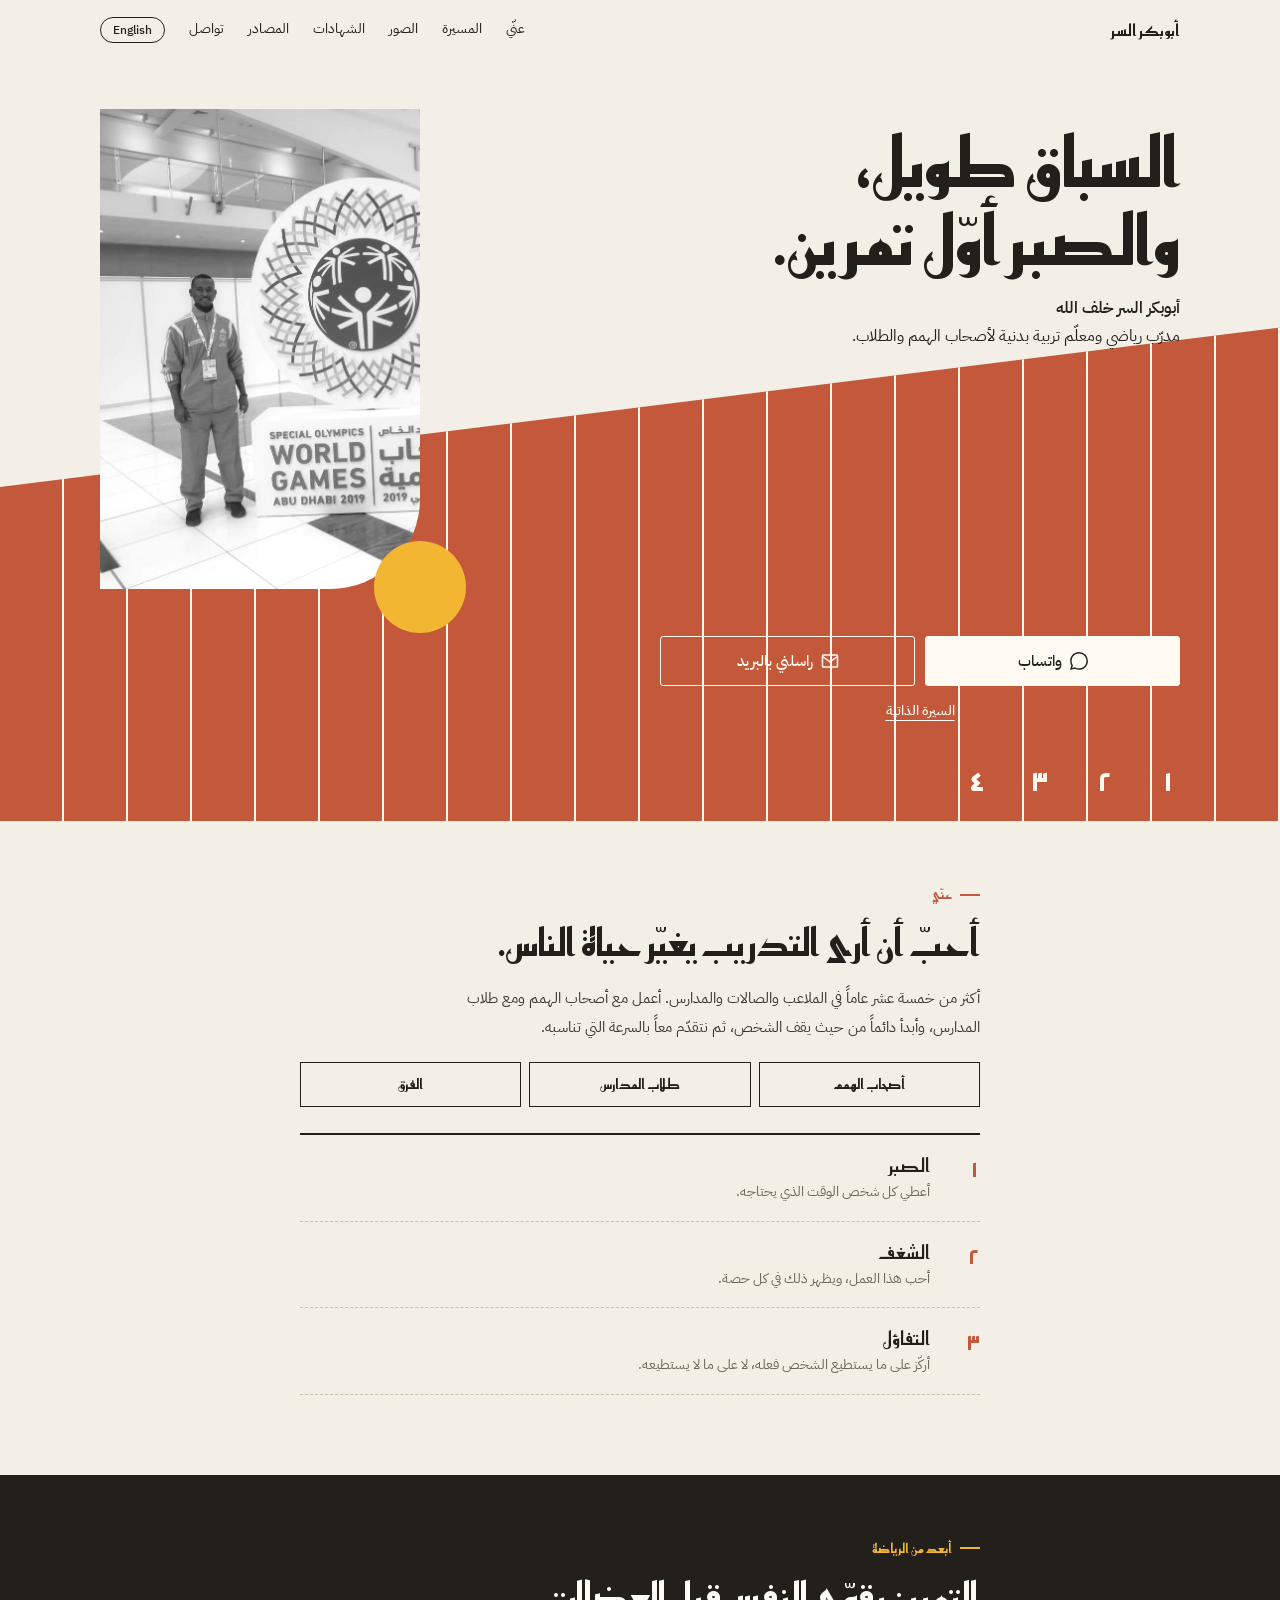
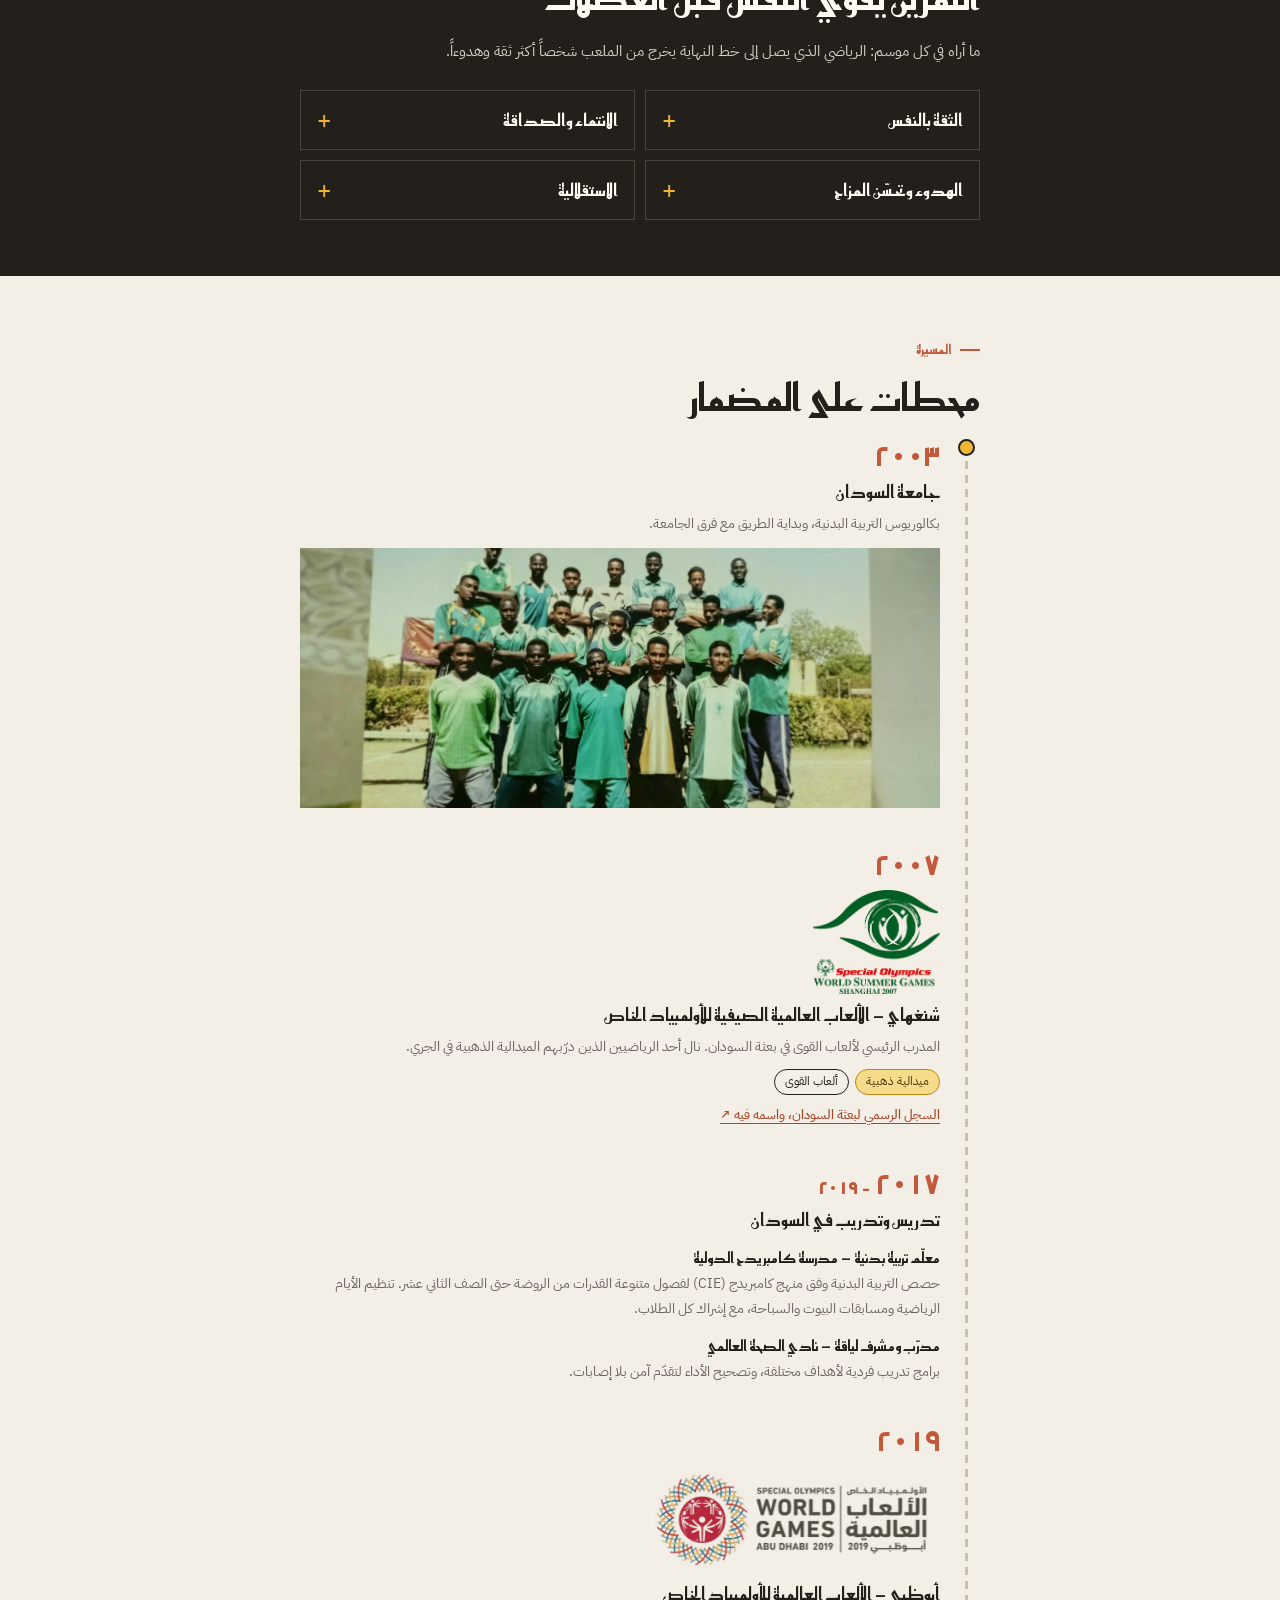
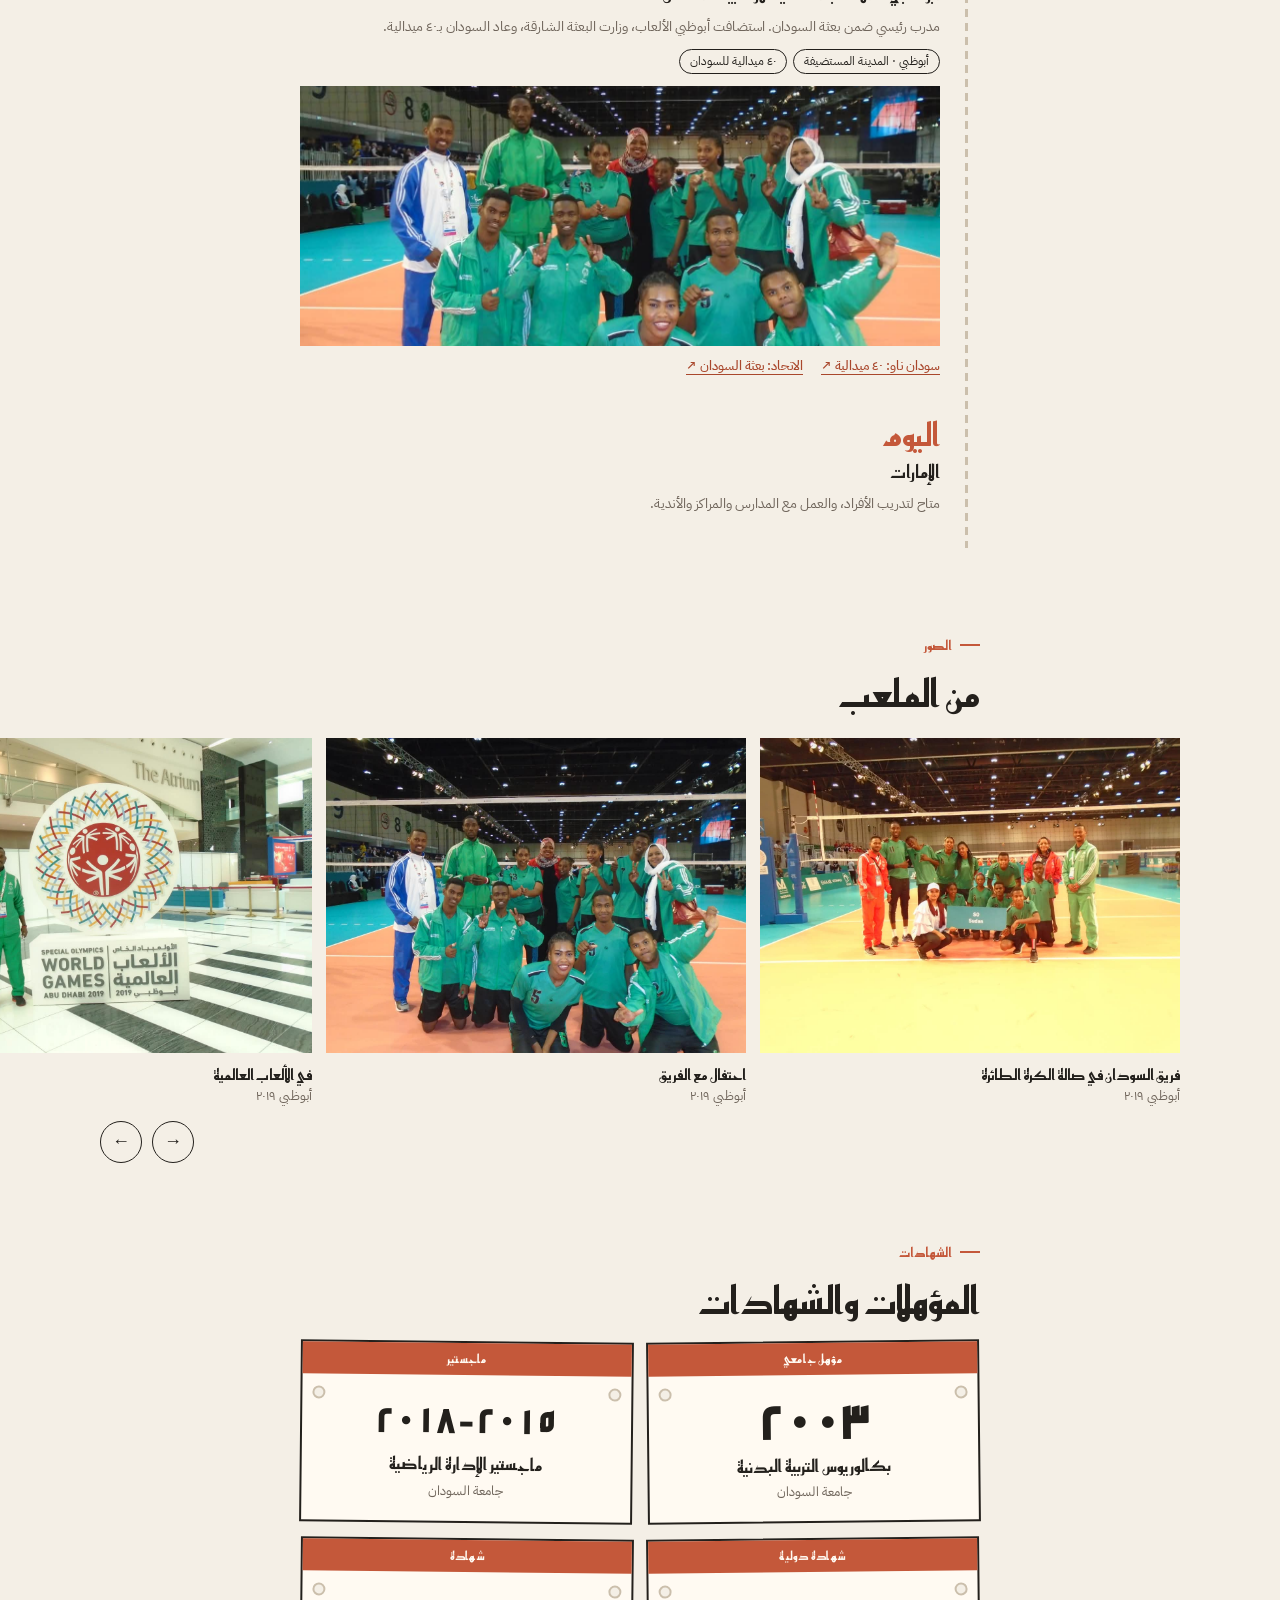
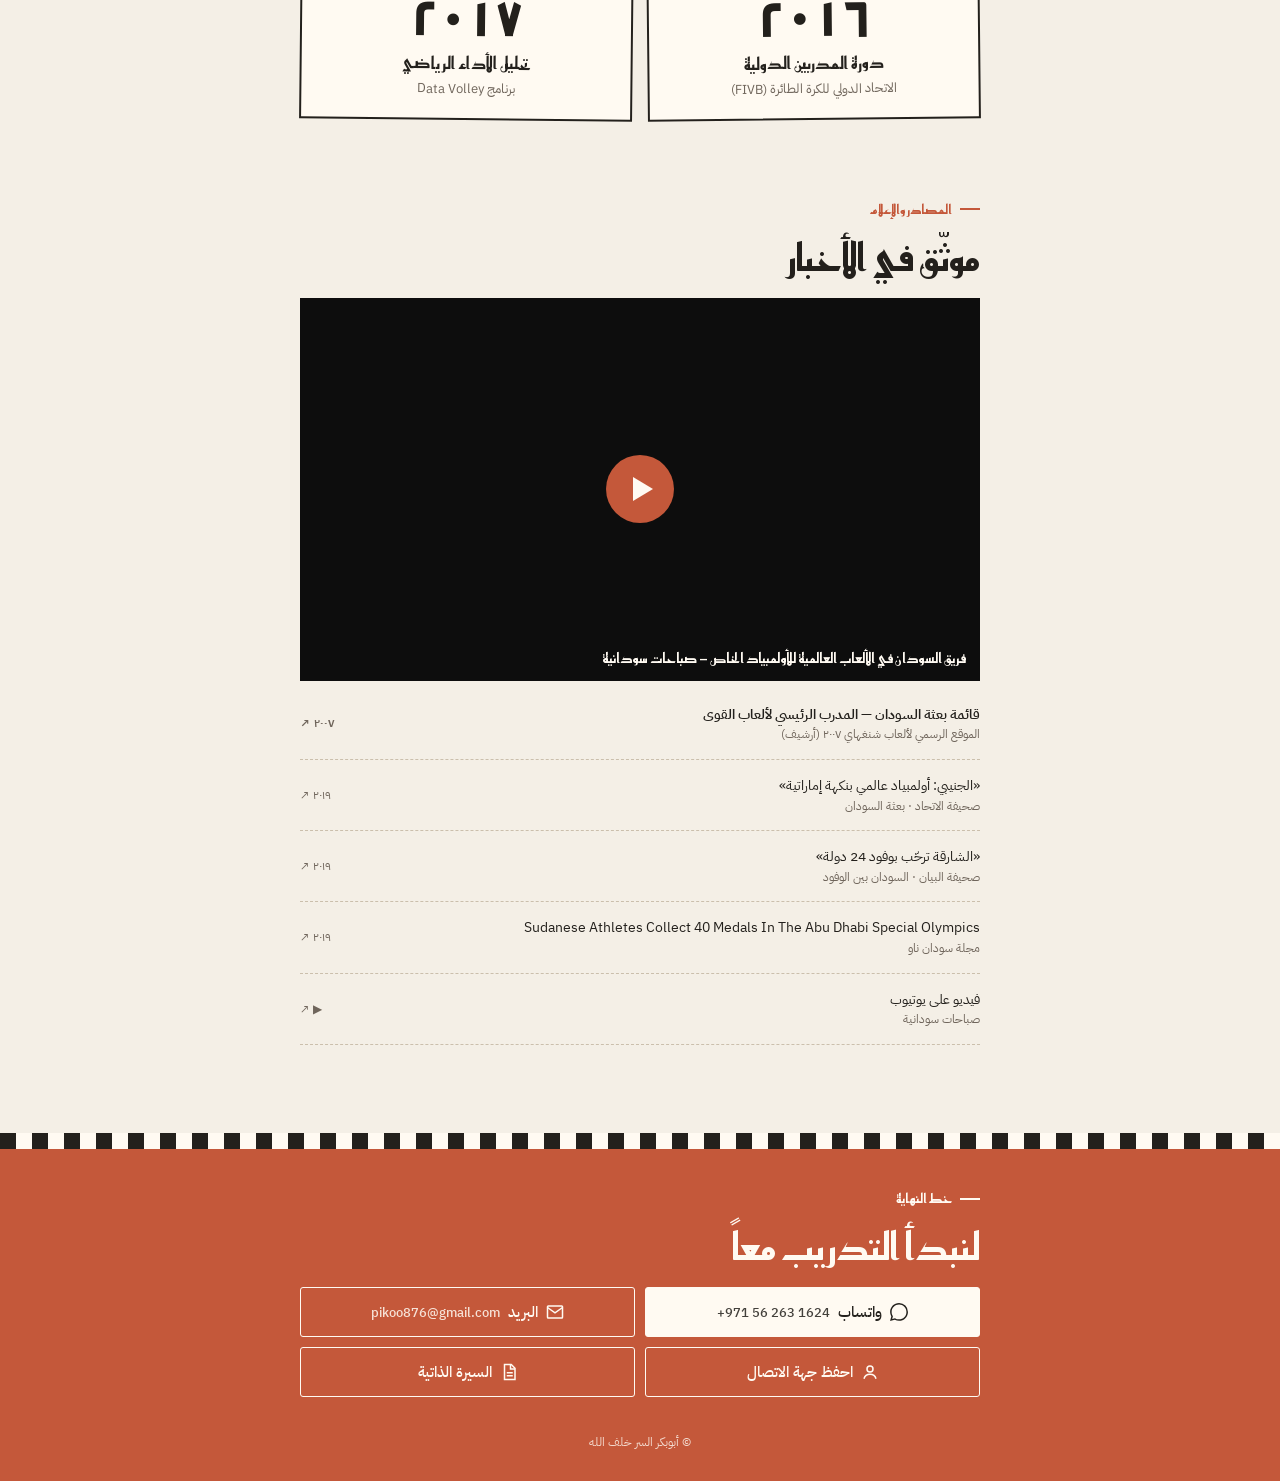
<file: index.html>
<!DOCTYPE html>
<html lang="ar" dir="rtl" class="no-js"
      data-title-ar="أبوبكر السر خلف الله — مدرّب رياضي لأصحاب الهمم والطلاب"
      data-title-en="Abubakr Al-Sir Khalaf-allah — Sports coach for people of determination and students">
<head>
  <meta charset="UTF-8">
  <meta name="viewport" content="width=device-width, initial-scale=1">
  <title>أبوبكر السر خلف الله — مدرّب رياضي لأصحاب الهمم والطلاب</title>
  <meta name="description" content="مدرّب رياضي ومعلّم تربية بدنية لأصحاب الهمم والطلاب. المدرب الرئيسي لألعاب القوى في بعثة السودان، الأولمبياد الخاص شنغهاي ٢٠٠٧. Sports coach and PE teacher for people of determination and students.">
  <meta property="og:title" content="أبوبكر السر خلف الله — Abubakr Al-Sir Khalaf-allah">
  <meta property="og:description" content="مدرّب رياضي لأصحاب الهمم والطلاب · Sports coach for people of determination and students">
  <meta property="og:type" content="profile">
  <meta property="og:image" content="img/hero.jpg">
  <meta name="theme-color" content="#f4efe6">
  <link rel="icon" href="data:image/svg+xml,%3Csvg xmlns='http://www.w3.org/2000/svg' viewBox='0 0 32 32'%3E%3Crect width='32' height='32' fill='%23c4583a'/%3E%3Cpath d='M10 0v32M22 0v32' stroke='%23fffaf2' stroke-width='2'/%3E%3Ccircle cx='16' cy='17' r='7' fill='%23f2b632'/%3E%3C/svg%3E">
  <link rel="preconnect" href="https://fonts.googleapis.com">
  <link rel="preconnect" href="https://fonts.gstatic.com" crossorigin>
  <link href="https://fonts.googleapis.com/css2?family=Reem+Kufi:wght@400;600;700&family=IBM+Plex+Sans+Arabic:wght@400;500;600&display=swap" rel="stylesheet">
  <link rel="stylesheet" href="css/site.css?v=7">
  <script src="js/lang.js?v=7"></script>
</head>
<body>

<!-- ============ TOP BAR ============ -->
<header class="bar">
  <div class="in">
    <a class="brand" href="#top"><span data-l="ar">أبوبكر السر</span><span data-l="en">Abubakr Al-Sir</span></a>
    <div class="end">
      <nav class="nav">
        <a href="#about"><span data-l="ar">عنّي</span><span data-l="en">About</span></a>
        <a href="#journey"><span data-l="ar">المسيرة</span><span data-l="en">Journey</span></a>
        <a href="#photos"><span data-l="ar">الصور</span><span data-l="en">Photos</span></a>
        <a href="#certificates"><span data-l="ar">الشهادات</span><span data-l="en">Certificates</span></a>
        <a href="#press"><span data-l="ar">المصادر</span><span data-l="en">Press</span></a>
        <a href="#contact"><span data-l="ar">تواصل</span><span data-l="en">Contact</span></a>
      </nav>
      <button class="lang" type="button" data-lang-toggle><span data-l="ar">English</span><span data-l="en">العربية</span></button>
    </div>
  </div>
</header>

<main id="top">

<!-- ============ HERO ============ -->
<div class="hero">
  <div class="track" aria-hidden="true"></div>
  <div class="lnums" aria-hidden="true">
    <span><span data-l="ar">١</span><span data-l="en">1</span></span>
    <span><span data-l="ar">٢</span><span data-l="en">2</span></span>
    <span><span data-l="ar">٣</span><span data-l="en">3</span></span>
    <span><span data-l="ar">٤</span><span data-l="en">4</span></span>
  </div>
  <div class="portrait">
    <img src="img/hero.jpg" width="1288" height="966"
         alt="أبوبكر السر بجانب شعار الألعاب العالمية للأولمبياد الخاص أبوظبي ٢٠١٩"
         data-ar-alt="أبوبكر السر بجانب شعار الألعاب العالمية للأولمبياد الخاص أبوظبي ٢٠١٩"
         data-en-alt="Abubakr Al-Sir beside the Special Olympics World Games Abu Dhabi 2019 logo">
    <div class="sun" aria-hidden="true"></div>
  </div>
  <div class="htxt">
    <h1>
      <span data-l="ar">السباق طويل،<br>والصبر أوّل تمرين.</span>
      <span data-l="en">The race is long.<br>Patience is the first drill.</span>
    </h1>
    <p class="sub">
      <b><span data-l="ar">أبوبكر السر خلف الله</span><span data-l="en">Abubakr Al-Sir Khalaf-allah</span></b>
      <span data-l="ar">مدرّب رياضي ومعلّم تربية بدنية لأصحاب الهمم والطلاب.</span>
      <span data-l="en">Sports coach and PE teacher for people of determination and students.</span>
    </p>
  </div>
  <div class="cta">
    <a class="btn solid" href="https://wa.me/971562631624" target="_blank" rel="noopener">
      <svg viewBox="0 0 24 24" fill="currentColor" aria-hidden="true"><path d="M.057 24l1.687-6.163a11.867 11.867 0 01-1.587-5.946C.16 5.335 5.495 0 12.05 0a11.817 11.817 0 018.413 3.488 11.824 11.824 0 013.48 8.414c-.003 6.557-5.338 11.892-11.893 11.892a11.9 11.9 0 01-5.688-1.448L.057 24zm6.597-3.807c1.676.995 3.276 1.591 5.392 1.592 5.448 0 9.886-4.434 9.889-9.885.002-5.462-4.415-9.89-9.881-9.892-5.452 0-9.887 4.434-9.889 9.884-.001 2.225.651 3.891 1.746 5.634l-.999 3.648 3.742-.981z"/></svg>
      <span data-l="ar">واتساب</span><span data-l="en">WhatsApp</span>
    </a>
    <a class="btn" href="mailto:pikoo876@gmail.com">
      <svg viewBox="0 0 24 24" fill="none" stroke="currentColor" stroke-width="2" aria-hidden="true"><rect x="2" y="4" width="20" height="16" rx="1"/><path d="M2 6l10 7 10-7"/></svg>
      <span data-l="ar">راسلني بالبريد</span><span data-l="en">Email me</span>
    </a>
    <a class="btn text" href="resume.html" data-lang-link><span data-l="ar">السيرة الذاتية</span><span data-l="en">View resume</span></a>
  </div>
</div>

<!-- ============ ABOUT ============ -->
<section id="about" class="reveal">
  <div class="wrap">
    <div class="kick"><span data-l="ar">عنّي</span><span data-l="en">About me</span></div>
    <h2>
      <span data-l="ar">أحبّ أن أرى التدريب يغيّر حياة الناس.</span>
      <span data-l="en">I love seeing coaching change people's lives.</span>
    </h2>
    <p class="body">
      <span data-l="ar">أكثر من خمسة عشر عاماً في الملاعب والصالات والمدارس. أعمل مع أصحاب الهمم ومع طلاب المدارس، وأبدأ دائماً من حيث يقف الشخص، ثم نتقدّم معاً بالسرعة التي تناسبه.</span>
      <span data-l="en">More than fifteen years on tracks, courts and in schools. I work with people of determination and with school students. I always start where the person is, then we move forward together at the pace that suits them.</span>
    </p>
    <div class="who">
      <span><span data-l="ar">أصحاب الهمم</span><span data-l="en">People of determination</span></span>
      <span><span data-l="ar">طلاب المدارس</span><span data-l="en">School students</span></span>
      <span><span data-l="ar">الفرق</span><span data-l="en">Teams</span></span>
    </div>
    <div class="vals">
      <div class="val">
        <span class="n"><span data-l="ar">١</span><span data-l="en">1</span></span>
        <div><h3><span data-l="ar">الصبر</span><span data-l="en">Patience</span></h3>
          <p><span data-l="ar">أعطي كل شخص الوقت الذي يحتاجه.</span><span data-l="en">I give every person the time they need.</span></p></div>
      </div>
      <div class="val">
        <span class="n"><span data-l="ar">٢</span><span data-l="en">2</span></span>
        <div><h3><span data-l="ar">الشغف</span><span data-l="en">Passion</span></h3>
          <p><span data-l="ar">أحب هذا العمل، ويظهر ذلك في كل حصة.</span><span data-l="en">I love this work, and it shows in every session.</span></p></div>
      </div>
      <div class="val">
        <span class="n"><span data-l="ar">٣</span><span data-l="en">3</span></span>
        <div><h3><span data-l="ar">التفاؤل</span><span data-l="en">Optimism</span></h3>
          <p><span data-l="ar">أركّز على ما يستطيع الشخص فعله، لا على ما لا يستطيعه.</span><span data-l="en">I focus on what a person can do, not on what they can't.</span></p></div>
      </div>
    </div>
  </div>
</section>

<!-- ============ BEYOND SPORT ============ -->
<div class="mind" id="mind">
  <div class="wrap reveal">
    <div class="kick"><span data-l="ar">أبعد من الرياضة</span><span data-l="en">Beyond sport</span></div>
    <h2>
      <span data-l="ar">التمرين يقوّي النفس قبل العضلات</span>
      <span data-l="en">Training builds the mind before the muscles</span>
    </h2>
    <p class="body">
      <span data-l="ar">ما أراه في كل موسم: الرياضي الذي يصل إلى خط النهاية يخرج من الملعب شخصاً أكثر ثقة وهدوءاً.</span>
      <span data-l="en">What I see every season: an athlete who reaches the finish line leaves the field more confident and more settled.</span>
    </p>
    <div class="gains">
      <details>
        <summary><span data-l="ar">الثقة بالنفس</span><span data-l="en">Confidence</span></summary>
        <p><span data-l="ar">كل إنجاز صغير، كأول قفزة أو أول لفّة كاملة، يبني إيماناً بأن «أنا أستطيع».</span>
           <span data-l="en">Every small win, a first jump or a first full lap, builds the belief that "I can".</span></p>
      </details>
      <details>
        <summary><span data-l="ar">الانتماء والصداقة</span><span data-l="en">Belonging and friendship</span></summary>
        <p><span data-l="ar">الفريق يعطي مكاناً ودوراً وأصدقاء، وهذا مهم خاصة لمن يشعر بالعزلة.</span>
           <span data-l="en">A team gives a place, a role and friends. That matters most for anyone who feels alone.</span></p>
      </details>
      <details>
        <summary><span data-l="ar">الهدوء وتحسّن المزاج</span><span data-l="en">Calm and a better mood</span></summary>
        <p><span data-l="ar">الحركة المنتظمة تخفّف التوتر والقلق، وتحسّن النوم والتركيز.</span>
           <span data-l="en">Regular movement eases stress and anxiety, and helps sleep and focus.</span></p>
      </details>
      <details>
        <summary><span data-l="ar">الاستقلالية</span><span data-l="en">Independence</span></summary>
        <p><span data-l="ar">الالتزام بالتمرين والتعليمات ينتقل إلى الحياة اليومية: في البيت والمدرسة والعمل.</span>
           <span data-l="en">Keeping to a routine and following instructions carries over into daily life: at home, at school and at work.</span></p>
      </details>
    </div>
  </div>
</div>

<!-- ============ JOURNEY ============ -->
<section id="journey">
  <div class="wrap">
    <div class="kick"><span data-l="ar">المسيرة</span><span data-l="en">Journey</span></div>
    <h2><span data-l="ar">محطات على المضمار</span><span data-l="en">Milestones on the track</span></h2>

    <div class="lane" id="lane">
      <div class="rail" aria-hidden="true"></div><div class="fill" aria-hidden="true"></div><div class="runner" aria-hidden="true"></div>

      <article class="stop reveal">
        <div class="yr"><span data-l="ar">٢٠٠٣</span><span data-l="en">2003</span></div>
        <h3><span data-l="ar">جامعة السودان</span><span data-l="en">Sudan University</span></h3>
        <p><span data-l="ar">بكالوريوس التربية البدنية، وبداية الطريق مع فرق الجامعة.</span>
           <span data-l="en">Bachelor's degree in Physical Education, and the start of the road with the university teams.</span></p>
        <img class="shot" src="img/g/sudan-university.jpg" width="1600" height="702" loading="lazy"
             alt="زملاء الدفعة ٢٧ أخضر — جامعة السودان" data-ar-alt="زملاء الدفعة ٢٧ أخضر — جامعة السودان" data-en-alt="Batch 27 Green classmates — Sudan University">
      </article>

      <article class="stop reveal">
        <div class="yr"><span data-l="ar">٢٠٠٧</span><span data-l="en">2007</span></div>
        <img class="logo l07" src="img/logo-2007.png" width="263" height="216" loading="lazy" alt="Special Olympics World Summer Games Shanghai 2007">
        <h3><span data-l="ar">شنغهاي — الألعاب العالمية الصيفية للأولمبياد الخاص</span>
            <span data-l="en">Shanghai — Special Olympics World Summer Games</span></h3>
        <p><span data-l="ar">المدرب الرئيسي لألعاب القوى في بعثة السودان. نال أحد الرياضيين الذين درّبهم الميدالية الذهبية في الجري.</span>
           <span data-l="en">Head coach for athletics in Sudan's team. One of the athletes he trained won a gold medal in running.</span></p>
        <div class="badges">
          <span class="badge gold"><span data-l="ar">ميدالية ذهبية</span><span data-l="en">Gold medal</span></span>
          <span class="badge"><span data-l="ar">ألعاب القوى</span><span data-l="en">Athletics</span></span>
        </div>
        <a class="src" href="https://web.archive.org/web/20071215132802/http://www.2007specialolympics.com/webenglish/games/cjfb/G0YCU1TL9JQWDBZ4.html" target="_blank" rel="noopener">
          <span data-l="ar">السجل الرسمي لبعثة السودان، واسمه فيه</span><span data-l="en">Official Sudan team list, with his name</span></a>
      </article>

      <article class="stop reveal">
        <div class="yr"><span data-l="ar">٢٠١٧ <small>– ٢٠١٩</small></span><span data-l="en">2017 <small>– 2019</small></span></div>
        <h3><span data-l="ar">تدريس وتدريب في السودان</span><span data-l="en">Teaching and coaching in Sudan</span></h3>
        <h4><span data-l="ar">معلّم تربية بدنية — مدرسة كامبريدج الدولية</span><span data-l="en">PE teacher — Cambridge International School</span></h4>
        <p><span data-l="ar">حصص التربية البدنية وفق منهج كامبريدج (CIE) لفصول متنوعة القدرات من الروضة حتى الصف الثاني عشر. تنظيم الأيام الرياضية ومسابقات البيوت والسباحة، مع إشراك كل الطلاب.</span>
           <span data-l="en">PE lessons on the Cambridge (CIE) curriculum for mixed-ability classes from KG to Grade 12. Organised sports days, inter-house competitions and swimming galas, with every student included.</span></p>
        <h4><span data-l="ar">مدرّب ومشرف لياقة — نادي الصحة العالمي</span><span data-l="en">Trainer and fitness supervisor — World Health Sports Club</span></h4>
        <p><span data-l="ar">برامج تدريب فردية لأهداف مختلفة، وتصحيح الأداء لتقدّم آمن بلا إصابات.</span>
           <span data-l="en">Individual training programmes for different goals, and form correction for safe progress without injury.</span></p>
      </article>

      <article class="stop reveal">
        <div class="yr"><span data-l="ar">٢٠١٩</span><span data-l="en">2019</span></div>
        <img class="logo l19" src="img/logo-2019.jpg" width="700" height="250" loading="lazy" alt="Special Olympics World Games Abu Dhabi 2019">
        <h3><span data-l="ar">أبوظبي — الألعاب العالمية للأولمبياد الخاص</span>
            <span data-l="en">Abu Dhabi — Special Olympics World Games</span></h3>
        <p><span data-l="ar">مدرب رئيسي ضمن بعثة السودان. استضافت أبوظبي الألعاب، وزارت البعثة الشارقة، وعاد السودان بـ٤٠ ميدالية.</span>
           <span data-l="en">Principal coach with Sudan's team. Abu Dhabi hosted the Games, the team visited Sharjah, and Sudan came home with 40 medals.</span></p>
        <div class="badges">
          <span class="badge"><span data-l="ar">أبوظبي · المدينة المستضيفة</span><span data-l="en">Abu Dhabi · Host city</span></span>
          <span class="badge"><span data-l="ar">٤٠ ميدالية للسودان</span><span data-l="en">40 medals for Sudan</span></span>
        </div>
        <img class="shot" src="img/g/team-celebration.jpg" width="1288" height="966" loading="lazy"
             alt="أبوبكر السر مع فريق السودان، أبوظبي ٢٠١٩" data-ar-alt="أبوبكر السر مع فريق السودان، أبوظبي ٢٠١٩" data-en-alt="Abubakr Al-Sir with Sudan's team, Abu Dhabi 2019">
        <a class="src" href="https://sudanow-magazine.net/page.php?Id=631" target="_blank" rel="noopener"><span data-l="ar">سودان ناو: ٤٠ ميدالية</span><span data-l="en">Sudanow: 40 medals</span></a>
        <a class="src" href="https://www.aletihad.ae/article/14293/2019/%D8%A7%D9%84%D8%AC%D9%86%D9%8A%D8%A8%D9%8A-%D8%A3%D9%88%D9%84%D9%85%D8%A8%D9%8A%D8%A7%D8%AF-%D8%B9%D8%A7%D9%84%D9%85%D9%8A-%D8%A8%D9%86%D9%83%D9%87%D8%A9-%D8%A5%D9%85%D8%A7%D8%B1%D8%A7%D8%AA%D9%8A%D8%A9" target="_blank" rel="noopener"><span data-l="ar">الاتحاد: بعثة السودان</span><span data-l="en">Aletihad: Sudan's team</span></a>
      </article>

      <article class="stop reveal">
        <div class="yr"><span data-l="ar">اليوم</span><span data-l="en">Today</span></div>
        <h3><span data-l="ar">الإمارات</span><span data-l="en">United Arab Emirates</span></h3>
        <p><span data-l="ar">متاح لتدريب الأفراد، والعمل مع المدارس والمراكز والأندية.</span>
           <span data-l="en">Available to train individuals, and to work with schools, centres and clubs.</span></p>
      </article>
    </div>
  </div>
</section>

<!-- ============ PHOTOS ============ -->
<section id="photos">
  <div class="wrap">
    <div class="kick"><span data-l="ar">الصور</span><span data-l="en">Photos</span></div>
    <h2><span data-l="ar">من الملعب</span><span data-l="en">From the field</span></h2>
  </div>
  <div class="strip">
    <figure>
      <button type="button"><img src="img/g/team-court.jpg" width="1288" height="966" loading="lazy" alt="فريق السودان في صالة الكرة الطائرة" data-ar-alt="فريق السودان في صالة الكرة الطائرة" data-en-alt="Sudan's team on the volleyball court"></button>
      <figcaption><b><span data-l="ar">فريق السودان في صالة الكرة الطائرة</span><span data-l="en">Sudan's team on the volleyball court</span></b><span data-l="ar">أبوظبي ٢٠١٩</span><span data-l="en">Abu Dhabi 2019</span></figcaption>
    </figure>
    <figure>
      <button type="button"><img src="img/g/team-celebration.jpg" width="1288" height="966" loading="lazy" alt="احتفال مع الفريق" data-ar-alt="احتفال مع الفريق" data-en-alt="Celebrating with the team"></button>
      <figcaption><b><span data-l="ar">احتفال مع الفريق</span><span data-l="en">Celebrating with the team</span></b><span data-l="ar">أبوظبي ٢٠١٩</span><span data-l="en">Abu Dhabi 2019</span></figcaption>
    </figure>
    <figure>
      <button type="button"><img src="img/g/games-logo.jpg" width="1288" height="966" loading="lazy" alt="في الألعاب العالمية" data-ar-alt="في الألعاب العالمية" data-en-alt="At the World Games"></button>
      <figcaption><b><span data-l="ar">في الألعاب العالمية</span><span data-l="en">At the World Games</span></b><span data-l="ar">أبوظبي ٢٠١٩</span><span data-l="en">Abu Dhabi 2019</span></figcaption>
    </figure>
    <figure>
      <button type="button"><img src="img/g/adnec-break.jpg" width="1288" height="966" loading="lazy" alt="بين المنافسات" data-ar-alt="بين المنافسات" data-en-alt="Between competitions"></button>
      <figcaption><b><span data-l="ar">بين المنافسات</span><span data-l="en">Between competitions</span></b><span data-l="ar">أبوظبي ٢٠١٩</span><span data-l="en">Abu Dhabi 2019</span></figcaption>
    </figure>
    <figure>
      <button type="button"><img src="img/g/games-colleague.jpg" width="1280" height="960" loading="lazy" alt="مع أحد أعضاء فريق الألعاب" data-ar-alt="مع أحد أعضاء فريق الألعاب" data-en-alt="With a member of the Games team"></button>
      <figcaption><b><span data-l="ar">مع أحد أعضاء فريق الألعاب</span><span data-l="en">With a member of the Games team</span></b><span data-l="ar">أبوظبي ٢٠١٩</span><span data-l="en">Abu Dhabi 2019</span></figcaption>
    </figure>
    <figure>
      <button type="button"><img src="img/g/sharjah-arrival.jpg" width="1288" height="966" loading="lazy" alt="الوصول إلى الشارقة" data-ar-alt="الوصول إلى الشارقة" data-en-alt="Arriving in Sharjah"></button>
      <figcaption><b><span data-l="ar">الوصول إلى الشارقة</span><span data-l="en">Arriving in Sharjah</span></b><span data-l="ar">الشارقة ٢٠١٩</span><span data-l="en">Sharjah 2019</span></figcaption>
    </figure>
    <figure>
      <button type="button"><img src="img/g/sharjah-morning.jpg" width="1280" height="960" loading="lazy" alt="صباح قبل التدريب" data-ar-alt="صباح قبل التدريب" data-en-alt="A morning before training"></button>
      <figcaption><b><span data-l="ar">صباح قبل التدريب</span><span data-l="en">A morning before training</span></b><span data-l="ar">الشارقة ٢٠١٩</span><span data-l="en">Sharjah 2019</span></figcaption>
    </figure>
    <figure>
      <button type="button"><img src="img/g/sudan-university.jpg" width="1600" height="702" loading="lazy" alt="زملاء الدفعة ٢٧ أخضر — جامعة السودان" data-ar-alt="زملاء الدفعة ٢٧ أخضر — جامعة السودان" data-en-alt="Batch 27 Green classmates — Sudan University"></button>
      <figcaption><b><span data-l="ar">زملاء الدفعة ٢٧ أخضر</span><span data-l="en">Batch 27 Green classmates</span></b><span data-l="ar">جامعة السودان</span><span data-l="en">Sudan University</span></figcaption>
    </figure>
    <figure>
      <button type="button"><img src="img/g/archive.jpg" width="720" height="540" loading="lazy" alt="من الأرشيف" data-ar-alt="من الأرشيف" data-en-alt="From the archive"></button>
      <figcaption><b><span data-l="ar">من الأرشيف</span><span data-l="en">From the archive</span></b><span data-l="ar">السودان</span><span data-l="en">Sudan</span></figcaption>
    </figure>
  </div>
  <div class="strip-nav">
    <button type="button" data-strip="-1" aria-label="السابق" data-ar-aria-label="السابق" data-en-aria-label="Previous"><span data-l="ar">→</span><span data-l="en">←</span></button>
    <button type="button" data-strip="1" aria-label="التالي" data-ar-aria-label="التالي" data-en-aria-label="Next"><span data-l="ar">←</span><span data-l="en">→</span></button>
  </div>
</section>

<!-- ============ CERTIFICATIONS ============ -->
<section id="certificates">
  <div class="wrap">
    <div class="kick"><span data-l="ar">الشهادات</span><span data-l="en">Certifications</span></div>
    <h2><span data-l="ar">المؤهلات والشهادات</span><span data-l="en">Qualifications and certificates</span></h2>
    <div class="bibs">
      <article class="bib reveal">
        <div class="bib-top"><span data-l="ar">مؤهل جامعي</span><span data-l="en">Degree</span></div>
        <div class="no"><span data-l="ar">٢٠٠٣</span><span data-l="en">2003</span></div>
        <h3><span data-l="ar">بكالوريوس التربية البدنية</span><span data-l="en">B.Sc. Physical Education</span></h3>
        <p><span data-l="ar">جامعة السودان</span><span data-l="en">Sudan University</span></p>
      </article>
      <article class="bib reveal">
        <div class="bib-top"><span data-l="ar">ماجستير</span><span data-l="en">Master's degree</span></div>
        <div class="no range"><span data-l="ar">٢٠١٥–٢٠١٨</span><span data-l="en">2015–2018</span></div>
        <h3><span data-l="ar">ماجستير الإدارة الرياضية</span><span data-l="en">Master of Sport Management</span></h3>
        <p><span data-l="ar">جامعة السودان</span><span data-l="en">Sudan University</span></p>
      </article>
      <article class="bib reveal">
        <div class="bib-top"><span data-l="ar">شهادة دولية</span><span data-l="en">International certificate</span></div>
        <div class="no"><span data-l="ar">٢٠١٦</span><span data-l="en">2016</span></div>
        <h3><span data-l="ar">دورة المدربين الدولية</span><span data-l="en">International Coaching Course</span></h3>
        <p><span data-l="ar">الاتحاد الدولي للكرة الطائرة (FIVB)</span><span data-l="en">International Volleyball Federation (FIVB)</span></p>
      </article>
      <article class="bib reveal">
        <div class="bib-top"><span data-l="ar">شهادة</span><span data-l="en">Certificate</span></div>
        <div class="no"><span data-l="ar">٢٠١٧</span><span data-l="en">2017</span></div>
        <h3><span data-l="ar">تحليل الأداء الرياضي</span><span data-l="en">Sports performance analysis</span></h3>
        <p><span data-l="ar">برنامج Data Volley</span><span data-l="en">Data Volley software</span></p>
      </article>
    </div>
  </div>
</section>

<!-- ============ PRESS ============ -->
<section id="press" class="reveal">
  <div class="wrap">
    <div class="kick"><span data-l="ar">المصادر والإعلام</span><span data-l="en">Sources and press</span></div>
    <h2><span data-l="ar">موثّق في الأخبار</span><span data-l="en">On the record</span></h2>
    <button class="video" type="button" data-id="Q5W0fmez-wY" aria-label="تشغيل فيديو فريق السودان" data-ar-aria-label="تشغيل فيديو فريق السودان" data-en-aria-label="Play video about Sudan's team">
      <span class="play" aria-hidden="true"></span>
      <span class="vt"><span data-l="ar">فريق السودان في الألعاب العالمية للأولمبياد الخاص — صباحات سودانية</span><span data-l="en">Sudan's team at the Special Olympics World Games (Arabic TV report)</span></span>
    </button>
    <div class="press-list">
      <a class="key" href="https://web.archive.org/web/20071215132802/http://www.2007specialolympics.com/webenglish/games/cjfb/G0YCU1TL9JQWDBZ4.html" target="_blank" rel="noopener">
        <span><span data-l="ar">قائمة بعثة السودان — المدرب الرئيسي لألعاب القوى</span><span data-l="en">Sudan team list: head coach, athletics</span>
          <span class="src-name"><span data-l="ar">الموقع الرسمي لألعاب شنغهاي ٢٠٠٧ (أرشيف)</span><span data-l="en">Official Shanghai 2007 Games website (archived)</span></span></span>
        <span class="meta"><span data-l="ar">٢٠٠٧ ↗</span><span data-l="en">2007 ↗</span></span></a>
      <a href="https://www.aletihad.ae/article/14293/2019/%D8%A7%D9%84%D8%AC%D9%86%D9%8A%D8%A8%D9%8A-%D8%A3%D9%88%D9%84%D9%85%D8%A8%D9%8A%D8%A7%D8%AF-%D8%B9%D8%A7%D9%84%D9%85%D9%8A-%D8%A8%D9%86%D9%83%D9%87%D8%A9-%D8%A5%D9%85%D8%A7%D8%B1%D8%A7%D8%AA%D9%8A%D8%A9" target="_blank" rel="noopener">
        <span>«الجنيبي: أولمبياد عالمي بنكهة إماراتية»
          <span class="src-name"><span data-l="ar">صحيفة الاتحاد · بعثة السودان</span><span data-l="en">Aletihad (Arabic) · Sudan's team</span></span></span>
        <span class="meta"><span data-l="ar">٢٠١٩ ↗</span><span data-l="en">2019 ↗</span></span></a>
      <a href="https://www.albayan.ae/sports/all-games/2019-03-09-1.3507246" target="_blank" rel="noopener">
        <span>«الشارقة ترحّب بوفود 24 دولة»
          <span class="src-name"><span data-l="ar">صحيفة البيان · السودان بين الوفود</span><span data-l="en">Al Bayan (Arabic) · Sudan among the teams</span></span></span>
        <span class="meta"><span data-l="ar">٢٠١٩ ↗</span><span data-l="en">2019 ↗</span></span></a>
      <a href="https://sudanow-magazine.net/page.php?Id=631" target="_blank" rel="noopener">
        <span>Sudanese Athletes Collect 40 Medals In The Abu Dhabi Special Olympics
          <span class="src-name"><span data-l="ar">مجلة سودان ناو</span><span data-l="en">Sudanow Magazine</span></span></span>
        <span class="meta"><span data-l="ar">٢٠١٩ ↗</span><span data-l="en">2019 ↗</span></span></a>
      <a href="https://www.youtube.com/watch?v=Q5W0fmez-wY" target="_blank" rel="noopener">
        <span><span data-l="ar">فيديو على يوتيوب</span><span data-l="en">Video on YouTube</span>
          <span class="src-name">صباحات سودانية</span></span>
        <span class="meta">▶ ↗</span></a>
    </div>
  </div>
</section>

</main>

<!-- ============ CONTACT ============ -->
<footer class="finish" id="contact">
  <div class="wrap">
    <div class="kick"><span data-l="ar">خط النهاية</span><span data-l="en">Finish line</span></div>
    <h2><span data-l="ar">لنبدأ التدريب معاً</span><span data-l="en">Let's start training together</span></h2>
    <div class="grid">
      <a class="btn solid" href="https://wa.me/971562631624" target="_blank" rel="noopener">
        <svg viewBox="0 0 24 24" fill="currentColor" aria-hidden="true"><path d="M.057 24l1.687-6.163a11.867 11.867 0 01-1.587-5.946C.16 5.335 5.495 0 12.05 0a11.817 11.817 0 018.413 3.488 11.824 11.824 0 013.48 8.414c-.003 6.557-5.338 11.892-11.893 11.892a11.9 11.9 0 01-5.688-1.448L.057 24zm6.597-3.807c1.676.995 3.276 1.591 5.392 1.592 5.448 0 9.886-4.434 9.889-9.885.002-5.462-4.415-9.89-9.881-9.892-5.452 0-9.887 4.434-9.889 9.884-.001 2.225.651 3.891 1.746 5.634l-.999 3.648 3.742-.981z"/></svg>
        <span data-l="ar">واتساب</span><span data-l="en">WhatsApp</span> <span class="v">+971 56 263 1624</span>
      </a>
      <a class="btn" href="mailto:pikoo876@gmail.com">
        <svg viewBox="0 0 24 24" fill="none" stroke="currentColor" stroke-width="2" aria-hidden="true"><rect x="2" y="4" width="20" height="16" rx="1"/><path d="M2 6l10 7 10-7"/></svg>
        <span data-l="ar">البريد</span><span data-l="en">Email</span> <span class="v">pikoo876@gmail.com</span>
      </a>
      <a class="btn" href="contact.vcf" download="Abubakr-Al-Sir.vcf">
        <svg viewBox="0 0 24 24" fill="none" stroke="currentColor" stroke-width="2" aria-hidden="true"><circle cx="12" cy="8" r="4"/><path d="M4 21c1-4 4-6 8-6s7 2 8 6"/></svg>
        <span data-l="ar">احفظ جهة الاتصال</span><span data-l="en">Save contact</span>
      </a>
      <a class="btn" href="resume.html" data-lang-link>
        <svg viewBox="0 0 24 24" fill="none" stroke="currentColor" stroke-width="2" aria-hidden="true"><path d="M6 2h9l5 5v15H6z"/><path d="M14 2v6h6M9 13h8M9 17h8"/></svg>
        <span data-l="ar">السيرة الذاتية</span><span data-l="en">Resume</span>
      </a>
    </div>
    <p class="foot"><span data-l="ar">© أبوبكر السر خلف الله</span><span data-l="en">© Abubakr Al-Sir Khalaf-allah</span></p>
  </div>
</footer>

<!-- ============ PHOTO VIEWER ============ -->
<div class="lightbox" id="lightbox" role="dialog" aria-modal="true" aria-label="الصور" data-ar-aria-label="الصور" data-en-aria-label="Photos">
  <button class="x" type="button" aria-label="إغلاق" data-ar-aria-label="إغلاق" data-en-aria-label="Close">✕</button>
  <img alt="">
  <div class="cap"></div>
  <div class="ctrl">
    <button type="button" data-prev aria-label="السابق" data-ar-aria-label="السابق" data-en-aria-label="Previous"><span data-l="ar">→</span><span data-l="en">←</span></button>
    <span class="count"></span>
    <button type="button" data-next aria-label="التالي" data-ar-aria-label="التالي" data-en-aria-label="Next"><span data-l="ar">←</span><span data-l="en">→</span></button>
  </div>
</div>

<script src="js/site.js?v=7"></script>
</body>
</html>
</file>
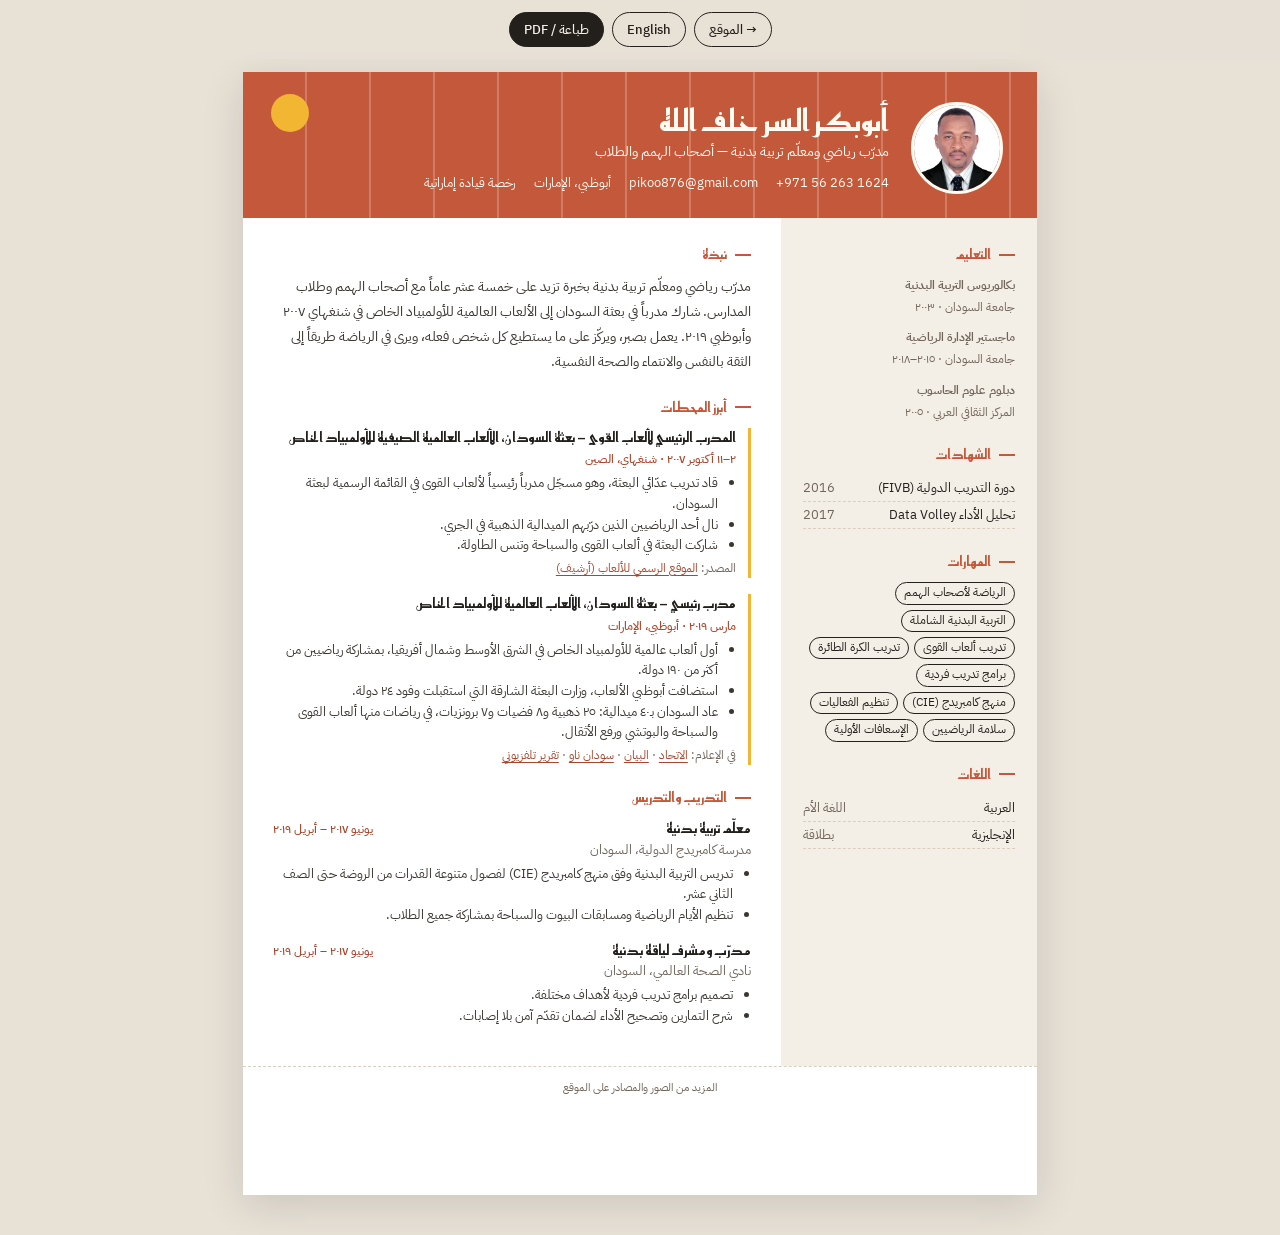
<file: resume.html>
<!DOCTYPE html>
<html lang="ar" dir="rtl"
      data-title-ar="السيرة الذاتية — أبوبكر السر خلف الله"
      data-title-en="Resume — Abubakr Al-Sir Khalaf-allah">
<head>
  <meta charset="UTF-8">
  <meta name="viewport" content="width=device-width, initial-scale=1">
  <title>السيرة الذاتية — أبوبكر السر خلف الله</title>
  <meta name="theme-color" content="#e7e1d6">
  <link rel="icon" href="data:image/svg+xml,%3Csvg xmlns='http://www.w3.org/2000/svg' viewBox='0 0 32 32'%3E%3Crect width='32' height='32' fill='%23c4583a'/%3E%3Cpath d='M10 0v32M22 0v32' stroke='%23fffaf2' stroke-width='2'/%3E%3Ccircle cx='16' cy='17' r='7' fill='%23f2b632'/%3E%3C/svg%3E">
  <link rel="preconnect" href="https://fonts.googleapis.com">
  <link rel="preconnect" href="https://fonts.gstatic.com" crossorigin>
  <link href="https://fonts.googleapis.com/css2?family=Reem+Kufi:wght@400;600;700&family=IBM+Plex+Sans+Arabic:wght@400;500;600&display=swap" rel="stylesheet">
  <link rel="stylesheet" href="css/resume.css?v=7">
  <script src="js/lang.js?v=7"></script>
</head>
<body>

<div class="tools">
  <a href="index.html" data-lang-link><span data-l="ar">→ الموقع</span><span data-l="en">← Website</span></a>
  <button type="button" data-lang-toggle><span data-l="ar">English</span><span data-l="en">العربية</span></button>
  <button type="button" class="print" onclick="window.print()"><span data-l="ar">طباعة / PDF</span><span data-l="en">Print / PDF</span></button>
</div>

<main class="page">
  <header class="head">
    <img src="img/profile.jpg" width="600" height="686" alt="أبوبكر السر خلف الله" data-ar-alt="أبوبكر السر خلف الله" data-en-alt="Abubakr Al-Sir Khalaf-allah">
    <div>
      <h1><span data-l="ar">أبوبكر السر خلف الله</span><span data-l="en">Abubakr Al-Sir Khalaf-allah</span></h1>
      <p class="role"><span data-l="ar">مدرّب رياضي ومعلّم تربية بدنية — أصحاب الهمم والطلاب</span><span data-l="en">Sports Coach and PE Teacher — People of Determination and Students</span></p>
      <div class="contact">
        <a class="ltr" href="https://wa.me/971562631624">+971 56 263 1624</a>
        <a class="ltr" href="mailto:pikoo876@gmail.com">pikoo876@gmail.com</a>
        <span><span data-l="ar">أبوظبي، الإمارات</span><span data-l="en">Abu Dhabi, UAE</span></span>
        <span><span data-l="ar">رخصة قيادة إماراتية</span><span data-l="en">UAE driving licence</span></span>
      </div>
    </div>
    <div class="sun" aria-hidden="true"></div>
  </header>

  <div class="cols">
    <aside>
      <div class="block">
        <h2><span data-l="ar">التعليم</span><span data-l="en">Education</span></h2>
        <div class="item"><b><span data-l="ar">بكالوريوس التربية البدنية</span><span data-l="en">B.Sc. Physical Education</span></b>
          <span><span data-l="ar">جامعة السودان · ٢٠٠٣</span><span data-l="en">Sudan University · 2003</span></span></div>
        <div class="item"><b><span data-l="ar">ماجستير الإدارة الرياضية</span><span data-l="en">Master of Sport Management</span></b>
          <span><span data-l="ar">جامعة السودان · ٢٠١٥–٢٠١٨</span><span data-l="en">Sudan University · 2015–2018</span></span></div>
        <div class="item"><b><span data-l="ar">دبلوم علوم الحاسوب</span><span data-l="en">Diploma in Computer Science</span></b>
          <span><span data-l="ar">المركز الثقافي العربي · ٢٠٠٥</span><span data-l="en">Arab Cultural Center · 2005</span></span></div>
      </div>

      <div class="block">
        <h2><span data-l="ar">الشهادات</span><span data-l="en">Certifications</span></h2>
        <div class="row"><span><span data-l="ar">دورة التدريب الدولية (FIVB)</span><span data-l="en">International Coaching Course (FIVB)</span></span><span>2016</span></div>
        <div class="row"><span><span data-l="ar">تحليل الأداء Data Volley</span><span data-l="en">Data Volley performance analysis</span></span><span>2017</span></div>
      </div>

      <div class="block">
        <h2><span data-l="ar">المهارات</span><span data-l="en">Skills</span></h2>
        <div class="tags">
          <span><span data-l="ar">الرياضة لأصحاب الهمم</span><span data-l="en">Adapted sport</span></span>
          <span><span data-l="ar">التربية البدنية الشاملة</span><span data-l="en">Inclusive PE</span></span>
          <span><span data-l="ar">تدريب ألعاب القوى</span><span data-l="en">Athletics coaching</span></span>
          <span><span data-l="ar">تدريب الكرة الطائرة</span><span data-l="en">Volleyball coaching</span></span>
          <span><span data-l="ar">برامج تدريب فردية</span><span data-l="en">Individual training plans</span></span>
          <span><span data-l="ar">منهج كامبريدج (CIE)</span><span data-l="en">CIE curriculum</span></span>
          <span><span data-l="ar">تنظيم الفعاليات</span><span data-l="en">Event organisation</span></span>
          <span><span data-l="ar">سلامة الرياضيين</span><span data-l="en">Athlete safety</span></span>
          <span><span data-l="ar">الإسعافات الأولية</span><span data-l="en">First aid</span></span>
        </div>
      </div>

      <div class="block">
        <h2><span data-l="ar">اللغات</span><span data-l="en">Languages</span></h2>
        <div class="row"><span><span data-l="ar">العربية</span><span data-l="en">Arabic</span></span><span><span data-l="ar">اللغة الأم</span><span data-l="en">Native</span></span></div>
        <div class="row"><span><span data-l="ar">الإنجليزية</span><span data-l="en">English</span></span><span><span data-l="ar">بطلاقة</span><span data-l="en">Fluent</span></span></div>
      </div>
    </aside>

    <div class="main">
      <div class="block">
        <h2><span data-l="ar">نبذة</span><span data-l="en">Profile</span></h2>
        <p class="profile">
          <span data-l="ar">مدرّب رياضي ومعلّم تربية بدنية بخبرة تزيد على خمسة عشر عاماً مع أصحاب الهمم وطلاب المدارس. شارك مدرباً في بعثة السودان إلى الألعاب العالمية للأولمبياد الخاص في شنغهاي ٢٠٠٧ وأبوظبي ٢٠١٩. يعمل بصبر، ويركّز على ما يستطيع كل شخص فعله، ويرى في الرياضة طريقاً إلى الثقة بالنفس والانتماء والصحة النفسية.</span>
          <span data-l="en">Sports coach and PE teacher with more than fifteen years of work with people of determination and school students. Coach with Sudan's team at the Special Olympics World Games in Shanghai 2007 and Abu Dhabi 2019. Patient, focused on what each person can do, and convinced that sport builds confidence, belonging and mental health.</span>
        </p>
      </div>

      <div class="block">
        <h2><span data-l="ar">أبرز المحطات</span><span data-l="en">Highlights</span></h2>
        <div class="hl">
          <b><span data-l="ar">المدرب الرئيسي لألعاب القوى — بعثة السودان، الألعاب العالمية الصيفية للأولمبياد الخاص</span><span data-l="en">Head Coach, Athletics — Sudan team, Special Olympics World Summer Games</span></b>
          <div class="meta"><span data-l="ar">٢–١١ أكتوبر ٢٠٠٧ · شنغهاي، الصين</span><span data-l="en">2–11 October 2007 · Shanghai, China</span></div>
          <ul>
            <li><span data-l="ar">قاد تدريب عدّائي البعثة، وهو مسجّل مدرباً رئيسياً لألعاب القوى في القائمة الرسمية لبعثة السودان.</span><span data-l="en">Led the training of the team's runners; listed as head coach for athletics on Sudan's official team list.</span></li>
            <li><span data-l="ar">نال أحد الرياضيين الذين درّبهم الميدالية الذهبية في الجري.</span><span data-l="en">One of the athletes he trained won a gold medal in running.</span></li>
            <li><span data-l="ar">شاركت البعثة في ألعاب القوى والسباحة وتنس الطاولة.</span><span data-l="en">Sudan's team competed in athletics, swimming and table tennis.</span></li>
          </ul>
          <div class="srcs"><span data-l="ar">المصدر:</span><span data-l="en">Source:</span>
            <a href="https://web.archive.org/web/20071215132802/http://www.2007specialolympics.com/webenglish/games/cjfb/G0YCU1TL9JQWDBZ4.html"><span data-l="ar">الموقع الرسمي للألعاب (أرشيف)</span><span data-l="en">official Games website (archived)</span></a></div>
        </div>
        <div class="hl">
          <b><span data-l="ar">مدرب رئيسي — بعثة السودان، الألعاب العالمية للأولمبياد الخاص</span><span data-l="en">Principal Coach — Sudan team, Special Olympics World Games</span></b>
          <div class="meta"><span data-l="ar">مارس ٢٠١٩ · أبوظبي، الإمارات</span><span data-l="en">March 2019 · Abu Dhabi, UAE</span></div>
          <ul>
            <li><span data-l="ar">أول ألعاب عالمية للأولمبياد الخاص في الشرق الأوسط وشمال أفريقيا، بمشاركة رياضيين من أكثر من ١٩٠ دولة.</span><span data-l="en">The first Special Olympics World Games in the Middle East and North Africa, with athletes from more than 190 countries.</span></li>
            <li><span data-l="ar">استضافت أبوظبي الألعاب، وزارت البعثة الشارقة التي استقبلت وفود ٢٤ دولة.</span><span data-l="en">Abu Dhabi hosted the Games; the team also visited Sharjah, which welcomed teams from 24 countries.</span></li>
            <li><span data-l="ar">عاد السودان بـ٤٠ ميدالية: ٢٥ ذهبية و٨ فضيات و٧ برونزيات، في رياضات منها ألعاب القوى والسباحة والبوتشي ورفع الأثقال.</span><span data-l="en">Sudan came home with 40 medals (25 gold, 8 silver, 7 bronze) in sports including athletics, swimming, bocce and weightlifting.</span></li>
          </ul>
          <div class="srcs"><span data-l="ar">في الإعلام:</span><span data-l="en">In the press:</span>
            <a href="https://www.aletihad.ae/article/14293/2019/%D8%A7%D9%84%D8%AC%D9%86%D9%8A%D8%A8%D9%8A-%D8%A3%D9%88%D9%84%D9%85%D8%A8%D9%8A%D8%A7%D8%AF-%D8%B9%D8%A7%D9%84%D9%85%D9%8A-%D8%A8%D9%86%D9%83%D9%87%D8%A9-%D8%A5%D9%85%D8%A7%D8%B1%D8%A7%D8%AA%D9%8A%D8%A9"><span data-l="ar">الاتحاد</span><span data-l="en">Aletihad</span></a> ·
            <a href="https://www.albayan.ae/sports/all-games/2019-03-09-1.3507246"><span data-l="ar">البيان</span><span data-l="en">Al Bayan</span></a> ·
            <a href="https://sudanow-magazine.net/page.php?Id=631"><span data-l="ar">سودان ناو</span><span data-l="en">Sudanow</span></a> ·
            <a href="https://www.youtube.com/watch?v=Q5W0fmez-wY"><span data-l="ar">تقرير تلفزيوني</span><span data-l="en">TV report</span></a></div>
        </div>
      </div>

      <div class="block">
        <h2><span data-l="ar">التدريب والتدريس</span><span data-l="en">Coaching and teaching</span></h2>
        <div class="job">
          <div class="top"><h3><span data-l="ar">معلّم تربية بدنية</span><span data-l="en">Physical Education Teacher</span></h3>
            <span class="date"><span data-l="ar">يونيو ٢٠١٧ – أبريل ٢٠١٩</span><span data-l="en">Jun 2017 – Apr 2019</span></span></div>
          <div class="org"><span data-l="ar">مدرسة كامبريدج الدولية، السودان</span><span data-l="en">Cambridge International School, Sudan</span></div>
          <ul>
            <li><span data-l="ar">تدريس التربية البدنية وفق منهج كامبريدج (CIE) لفصول متنوعة القدرات من الروضة حتى الصف الثاني عشر.</span><span data-l="en">Taught PE on the Cambridge (CIE) curriculum to mixed-ability classes from KG to Grade 12.</span></li>
            <li><span data-l="ar">تنظيم الأيام الرياضية ومسابقات البيوت والسباحة بمشاركة جميع الطلاب.</span><span data-l="en">Organised sports days, inter-house competitions and swimming galas that included every student.</span></li>
          </ul>
        </div>
        <div class="job">
          <div class="top"><h3><span data-l="ar">مدرّب ومشرف لياقة بدنية</span><span data-l="en">Trainer and Fitness Supervisor</span></h3>
            <span class="date"><span data-l="ar">يونيو ٢٠١٧ – أبريل ٢٠١٩</span><span data-l="en">Jun 2017 – Apr 2019</span></span></div>
          <div class="org"><span data-l="ar">نادي الصحة العالمي، السودان</span><span data-l="en">World Health Sports Club, Sudan</span></div>
          <ul>
            <li><span data-l="ar">تصميم برامج تدريب فردية لأهداف مختلفة.</span><span data-l="en">Built individual training programmes for different goals.</span></li>
            <li><span data-l="ar">شرح التمارين وتصحيح الأداء لضمان تقدّم آمن بلا إصابات.</span><span data-l="en">Demonstrated exercises and corrected form for safe progress without injury.</span></li>
          </ul>
        </div>
      </div>

    </div>
  </div>

  <div class="footline"><span data-l="ar">المزيد من الصور والمصادر على الموقع</span><span data-l="en">More photos and sources on the website</span></div>
</main>

</body>
</html>
</file>
<file: css/site.css>
:root {
  --red: #c4583a;
  --red-deep: #a9472c;
  --chalk: #fffaf2;
  --paper: #f4efe6;
  --ink: #23201c;
  --sun: #f2b632;
  --mute: #6f655b;
  --body: #3c3630;
  --line: #cbbfac;
  --night-text: #d8d0c4;
  --night-line: #4a443d;
  --wrap: 720px;
  --gutter: 20px;
  --kufi: "Reem Kufi", "IBM Plex Sans Arabic", sans-serif;
  --sans: "IBM Plex Sans Arabic", system-ui, sans-serif;
}

/* ---------- language ---------- */
html[lang="ar"] [data-l="en"],
html[lang="en"] [data-l="ar"] { display: none !important; }

/* ---------- base ---------- */
* { box-sizing: border-box; margin: 0; padding: 0; }
html { scroll-behavior: smooth; -webkit-text-size-adjust: 100%; }
body { background: var(--paper); color: var(--ink); font-family: var(--sans); font-size: 16px; line-height: 1.6; overflow-x: hidden; }
img { display: block; max-width: 100%; height: auto; }
a { color: inherit; }
:focus-visible { outline: 3px solid var(--sun); outline-offset: 3px; }
.wrap { max-width: var(--wrap); margin: 0 auto; padding: 0 var(--gutter); }
.sr { position: absolute; width: 1px; height: 1px; overflow: hidden; clip: rect(0 0 0 0); white-space: nowrap; }

.reveal { opacity: 0; transform: translateY(18px); transition: opacity .9s ease, transform .9s ease; }
.reveal.in { opacity: 1; transform: none; }
.no-js .reveal { opacity: 1; transform: none; }

/* ---------- top bar ---------- */
.bar { position: sticky; top: 0; z-index: 20; background: var(--paper); border-bottom: 1px solid transparent; transition: border-color .3s; }
.bar.scrolled { border-bottom-color: var(--line); }
.bar .in { max-width: 1120px; margin: 0 auto; padding: 14px var(--gutter); display: flex; align-items: center; justify-content: space-between; gap: 16px; }
.brand { font: 600 16px var(--kufi); text-decoration: none; }
.nav { display: none; gap: 24px; font-size: 14px; }
.nav a { text-decoration: none; padding: 4px 0; border-bottom: 2px solid transparent; }
.nav a:hover { border-bottom-color: var(--red); }
.lang { font: 500 12px var(--sans); background: none; color: var(--ink); border: 1.5px solid var(--ink); border-radius: 99px; padding: 3px 12px; cursor: pointer; }
.lang:hover { background: var(--ink); color: var(--paper); }
.bar .end { display: flex; align-items: center; gap: 24px; }
@media (min-width: 760px) { .nav { display: flex; } }

/* ---------- hero ---------- */
.hero { position: relative; height: 590px; overflow: hidden; }
.track {
  position: absolute; inset: 0;
  background: repeating-linear-gradient(90deg, transparent 0 62px, var(--chalk) 62px 64px), var(--red);
  clip-path: polygon(0 56%, 100% 35%, 100% 100%, 0 100%);
}
.lnums { position: absolute; bottom: 18px; inset-inline-start: 0; display: flex; }
.lnums > span { width: 64px; text-align: center; font: 700 30px var(--kufi); color: var(--chalk); }
.portrait { position: absolute; top: 34px; inset-inline-end: 18px; width: 136px; }
.portrait img { width: 100%; aspect-ratio: 2 / 3; object-fit: cover; object-position: 18% 50%; filter: grayscale(1) contrast(1.05); border-end-start-radius: 90px; }
.sun { position: absolute; bottom: -28px; inset-inline-start: -26px; width: 56px; height: 56px; border-radius: 50%; background: var(--sun); animation: rise 2.4s cubic-bezier(.2,.8,.2,1) both .3s; }
@keyframes rise { from { transform: translateY(130px); opacity: .2; } to { transform: none; opacity: 1; } }
.htxt { position: relative; padding: 22px var(--gutter) 0; width: 61%; }
.hero h1 { font: 700 clamp(32px, 9.4vw, 46px)/1.14 var(--kufi); }
html[lang="en"] .hero h1 { font-size: clamp(30px, 8.4vw, 42px); line-height: 1.08; }
.hero .sub { font-size: 14px; line-height: 1.75; margin-top: 14px; }
.hero .sub b { font-weight: 600; display: block; }
.cta { position: absolute; z-index: 2; bottom: 80px; inset-inline: var(--gutter); display: grid; grid-template-columns: 1fr 1fr; gap: 10px; }
.btn { display: flex; align-items: center; justify-content: center; gap: 8px; text-align: center; padding: 13px 10px; font: 500 15px var(--sans); border: 1.5px solid var(--chalk); color: var(--chalk); border-radius: 3px; text-decoration: none; cursor: pointer; background: none; transition: background .2s, color .2s; }
.btn svg { width: 18px; height: 18px; flex: none; }
.btn.solid { background: var(--chalk); color: var(--ink); }
.btn:hover { background: var(--ink); color: var(--chalk); border-color: var(--ink); }
.cta .text { grid-column: 1 / -1; border: 0; padding: 4px; font-size: 14px; text-decoration: underline; text-underline-offset: 5px; }
.cta .text:hover { background: none; color: var(--sun); }

@media (min-width: 760px) {
  .hero { height: min(86vh, 760px); min-height: 640px; }
  .portrait { width: clamp(220px, 27vw, 320px); inset-inline-end: max(var(--gutter), calc(50% - 540px)); top: 48px; }
  .sun { width: 92px; height: 92px; bottom: -44px; inset-inline-start: -46px; }
  .htxt { width: min(58%, 600px); padding-top: 64px; padding-inline-start: max(var(--gutter), calc(50% - 540px)); }
  .hero .sub { font-size: 16px; max-width: 420px; }
  .hero h1, html[lang="en"] .hero h1 { font-size: clamp(36px, 5.4vw, 68px); }
  .cta { inset-inline-start: max(var(--gutter), calc(50% - 540px)); inset-inline-end: auto; width: 520px; bottom: 96px; }
  .lnums { inset-inline-start: max(0px, calc(50% - 560px)); }
}

/* ---------- sections ---------- */
section { padding: 64px 0 16px; }
.kick { font: 600 13px var(--kufi); color: var(--red); display: flex; align-items: center; gap: 8px; margin-bottom: 14px; }
.kick::before { content: ""; width: 20px; height: 2px; background: currentColor; }
h2 { font: 700 clamp(26px, 6.4vw, 38px)/1.3 var(--kufi); margin-bottom: 16px; }
p.body { font-size: 15px; line-height: 1.95; color: var(--body); max-width: 60ch; }

.who { display: flex; gap: 8px; margin-top: 20px; }
.who > span { flex: 1; text-align: center; font: 600 14px var(--kufi); padding: 11px 6px; border: 1.5px solid var(--ink); }
.vals { margin-top: 26px; border-top: 2px solid var(--ink); }
.val { display: grid; grid-template-columns: 40px 1fr; gap: 10px; padding: 16px 0; border-bottom: 1.5px dashed var(--line); }
.val .n { font: 700 24px var(--kufi); color: var(--red); }
.val h3 { font: 600 19px var(--kufi); }
.val p { font-size: 14px; line-height: 1.75; color: var(--mute); }

/* ---------- beyond sport ---------- */
.mind { background: var(--ink); color: var(--chalk); margin-top: 64px; padding: 64px 0 56px; }
.mind .kick { color: var(--sun); }
.mind p.body { color: var(--night-text); }
.gains { margin-top: 24px; display: grid; gap: 10px; }
@media (min-width: 760px) { .gains { grid-template-columns: 1fr 1fr; } }
.gains details { border: 1.5px solid var(--night-line); padding: 16px; }
.gains details[open] { border-color: var(--sun); }
.gains summary { list-style: none; cursor: pointer; font: 600 17px var(--kufi); display: flex; justify-content: space-between; align-items: center; gap: 10px; }
.gains summary::-webkit-details-marker { display: none; }
.gains summary::after { content: "+"; color: var(--sun); font: 400 24px/1 var(--sans); transition: transform .3s; }
.gains details[open] summary::after { transform: rotate(45deg); }
.gains details p { font-size: 14px; line-height: 1.85; color: var(--night-text); margin-top: 10px; }

/* ---------- journey (lane) ---------- */
.lane { position: relative; padding-inline-start: 40px; margin-top: 12px; }
.rail, .fill { position: absolute; inset-inline-start: 12px; top: 8px; width: 3px; }
.rail { bottom: 8px; background: repeating-linear-gradient(180deg, var(--line) 0 8px, transparent 8px 14px); }
.fill { height: 0; background: var(--red); }
.runner { position: absolute; inset-inline-start: 5px; top: 0; width: 17px; height: 17px; border-radius: 50%; background: var(--sun); border: 2px solid var(--ink); }
.stop { padding-bottom: 40px; background: var(--paper); }
.yr { font: 700 32px/1 var(--kufi); color: var(--red); }
.yr small { font-size: 20px; }
.stop h3 { font: 600 18px/1.45 var(--kufi); margin: 8px 0 6px; }
.stop h4 { font: 600 15px/1.45 var(--kufi); margin: 14px 0 2px; }
.stop p { font-size: 14px; line-height: 1.8; color: var(--mute); }
.logo { mix-blend-mode: multiply; margin: 10px 0 6px; }
.logo.l07 { height: 104px; width: auto; }
.logo.l19 { width: 100%; max-width: 300px; }
.badges { display: flex; flex-wrap: wrap; gap: 6px; margin-top: 10px; }
.badge { font-size: 12px; border: 1.5px solid var(--ink); padding: 2px 10px; border-radius: 99px; }
.badge.gold { background: #f6dc8a; border-color: #b8870f; color: #4a3505; }
.src { display: inline-block; font-size: 13px; margin-top: 10px; margin-inline-end: 14px; color: var(--red-deep); font-weight: 500; text-underline-offset: 4px; }
.src::after { content: " ↗"; }
.shot { width: 100%; max-height: 260px; object-fit: cover; margin-top: 12px; }

/* ---------- gallery ---------- */
.strip { display: flex; gap: 14px; overflow-x: auto; scroll-snap-type: x mandatory; padding: 4px max(var(--gutter), calc(50% - 540px)) 10px; scrollbar-width: none; }
.strip::-webkit-scrollbar { display: none; }
.strip figure { flex: 0 0 min(80%, 420px); scroll-snap-align: center; }
.strip button { display: block; width: 100%; border: 0; padding: 0; background: none; cursor: zoom-in; }
.strip img { width: 100%; aspect-ratio: 4 / 3; object-fit: cover; background: #e4ddd0; }
figcaption { font-size: 13px; line-height: 1.6; padding-top: 10px; color: var(--mute); }
figcaption b { display: block; font: 600 15px var(--kufi); color: var(--ink); }
.strip-nav { display: flex; gap: 10px; justify-content: flex-end; max-width: 1120px; margin: 4px auto 0; padding: 0 var(--gutter); }
.strip-nav button { width: 42px; height: 42px; border: 1.5px solid var(--ink); border-radius: 50%; background: none; font-size: 18px; cursor: pointer; color: var(--ink); }
.strip-nav button:hover { background: var(--ink); color: var(--paper); }

.lightbox { position: fixed; inset: 0; z-index: 50; background: rgba(23,21,18,.96); display: none; flex-direction: column; align-items: center; justify-content: center; padding: 56px 16px 24px; color: var(--chalk); }
.lightbox.open { display: flex; }
.lightbox img { max-width: 100%; max-height: calc(100vh - 190px); object-fit: contain; }
.lightbox .cap { max-width: 640px; text-align: center; padding-top: 14px; font-size: 14px; color: var(--night-text); min-height: 60px; }
.lightbox .cap b { display: block; font: 600 17px var(--kufi); color: var(--chalk); }
.lightbox .x { position: absolute; top: 12px; inset-inline-end: 12px; }
.lightbox .ctrl { display: flex; gap: 12px; margin-top: 8px; }
.lightbox button { width: 46px; height: 46px; border-radius: 50%; border: 1.5px solid var(--chalk); background: none; color: var(--chalk); font-size: 20px; cursor: pointer; }
.lightbox button:hover { background: var(--chalk); color: var(--ink); }
.lightbox .count { direction: ltr; unicode-bidi: isolate; font-size: 12px; color: var(--night-text); align-self: center; min-width: 52px; text-align: center; }

/* ---------- press ---------- */
.video { position: relative; display: block; width: 100%; aspect-ratio: 16 / 9; border: 0; padding: 0; cursor: pointer; background: #111 center / cover no-repeat; margin-bottom: 8px; }
.video::before { content: ""; position: absolute; inset: 0; background: rgba(0,0,0,.25); }
.video .play { position: absolute; top: 50%; left: 50%; width: 68px; height: 68px; margin: -34px 0 0 -34px; border-radius: 50%; background: var(--red); display: grid; place-items: center; }
.video .play::after { content: ""; border-style: solid; border-width: 12px 0 12px 20px; border-color: transparent transparent transparent var(--chalk); margin-left: 5px; }
.video .vt { position: absolute; bottom: 12px; inset-inline-start: 14px; color: var(--chalk); font: 600 14px var(--kufi); text-align: start; }
.video iframe { position: absolute; inset: 0; width: 100%; height: 100%; border: 0; }
.press-list a { display: flex; justify-content: space-between; align-items: center; gap: 14px; padding: 15px 0; border-bottom: 1.5px dashed var(--line); text-decoration: none; font-size: 14px; line-height: 1.55; }
.press-list a:hover { color: var(--red-deep); }
.press-list .meta { color: var(--mute); font-size: 12px; white-space: nowrap; }
.press-list a.key { font-weight: 600; }
.press-list .src-name { display: block; font-size: 12px; color: var(--mute); font-weight: 400; }

/* ---------- finish / contact ---------- */
.finish { background: var(--red); color: var(--chalk); margin-top: 72px; padding: 56px 0 28px; position: relative; }
.finish::before { content: ""; position: absolute; top: 0; left: 0; right: 0; height: 16px; background: repeating-linear-gradient(90deg, var(--ink) 0 16px, var(--chalk) 16px 32px); }
.finish .kick { color: var(--chalk); }
.finish h2 { color: var(--chalk); }
.finish .grid { display: grid; gap: 10px; margin-top: 8px; }
@media (min-width: 620px) { .finish .grid { grid-template-columns: 1fr 1fr; } }
.finish .btn span.v { font-size: 13px; opacity: .85; direction: ltr; unicode-bidi: isolate; }
.foot { font-size: 12px; opacity: .8; margin-top: 36px; text-align: center; }

@media (prefers-reduced-motion: reduce) {
  html { scroll-behavior: auto; }
  .reveal { opacity: 1; transform: none; transition: none; }
  .sun { animation: none; }
}

/* ---------- certificates (race bibs) ---------- */
.bibs { display: grid; gap: 14px; margin-top: 8px; }
@media (min-width: 560px) { .bibs { grid-template-columns: 1fr 1fr; } }
.bib { position: relative; background: var(--chalk); border: 2px solid var(--ink); padding: 0 18px 18px; text-align: center; }
.bib::before, .bib::after { content: ""; position: absolute; top: 44px; width: 9px; height: 9px; border-radius: 50%; border: 2px solid var(--line); background: var(--paper); }
.bib::before { left: 10px; } .bib::after { right: 10px; }
.bib-top { background: var(--red); color: var(--chalk); font: 600 12px var(--kufi); padding: 7px 0; margin: 0 -18px; letter-spacing: .02em; }
.bib .no { font: 700 56px/1.1 var(--kufi); margin: 14px 0 4px; color: var(--ink); }
.bib h3 { font: 600 17px/1.4 var(--kufi); }
.bib p { font-size: 13px; color: var(--mute); margin-top: 4px; }
.bib:nth-child(even) { transform: rotate(.6deg); }
.bib:nth-child(odd) { transform: rotate(-.6deg); }
.bib.reveal:not(.in) { transform: translateY(18px); }
.bib .no.range { font-size: 40px; line-height: 1.5; }
</file>
<file: css/resume.css>
:root {
  --red: #c4583a; --red-deep: #a9472c; --chalk: #fffaf2; --paper: #f4efe6; --ink: #23201c;
  --sun: #f2b632; --mute: #6f655b; --line: #d9cfbf;
  --kufi: "Reem Kufi", "IBM Plex Sans Arabic", sans-serif;
  --sans: "IBM Plex Sans Arabic", system-ui, sans-serif;
}
html[lang="ar"] [data-l="en"], html[lang="en"] [data-l="ar"] { display: none !important; }
* { box-sizing: border-box; margin: 0; padding: 0; }
body { background: #e7e1d6; color: var(--ink); font-family: var(--sans); font-size: 13.5px; line-height: 1.6; padding: 72px 12px 40px; }
a { color: inherit; }
img { display: block; }

.tools { position: fixed; top: 0; left: 0; right: 0; z-index: 10; display: flex; gap: 8px; justify-content: center; flex-wrap: wrap; padding: 12px; background: rgba(231,225,214,.94); }
.tools a, .tools button { font: 500 13px var(--sans); padding: 7px 14px; border: 1.5px solid var(--ink); border-radius: 99px; background: none; color: var(--ink); text-decoration: none; cursor: pointer; }
.tools .print { background: var(--ink); color: var(--paper); }
.tools a:hover, .tools button:hover { background: var(--red); border-color: var(--red); color: var(--chalk); }

.page { max-width: 210mm; min-height: 297mm; margin: 0 auto; background: #fff; box-shadow: 0 10px 40px rgba(0,0,0,.12); overflow: hidden; }

.head { position: relative; background: var(--red); color: var(--chalk); padding: 30px 34px 24px; display: flex; gap: 22px; align-items: center; overflow: hidden; }
.head::before { content: ""; position: absolute; inset: 0; background: repeating-linear-gradient(90deg, transparent 0 62px, rgba(255,250,242,.22) 62px 64px); }
.head > * { position: relative; }
.head img { width: 92px; height: 92px; border-radius: 50%; object-fit: cover; object-position: 50% 20%; border: 3px solid var(--chalk); flex: none; }
.head h1 { font: 700 30px/1.2 var(--kufi); }
.head .role { font-size: 14px; margin-top: 2px; }
.head .contact { display: flex; flex-wrap: wrap; gap: 4px 18px; margin-top: 10px; font-size: 12.5px; }
.head .contact a { text-decoration: none; }
.head .contact .ltr { direction: ltr; unicode-bidi: isolate; }
.head .sun { position: absolute; inset-inline-end: 28px; top: 22px; width: 38px; height: 38px; border-radius: 50%; background: var(--sun); }

.cols { display: grid; grid-template-columns: 1fr 2.1fr; }
aside { background: var(--paper); padding: 26px 22px; }
.main { padding: 26px 30px; }
h2 { font: 600 14px var(--kufi); color: var(--red); display: flex; align-items: center; gap: 8px; margin: 0 0 10px; }
h2::before { content: ""; width: 16px; height: 2px; background: currentColor; }
.block { margin-bottom: 22px; }
.block:last-child { margin-bottom: 0; }

aside .item { margin-bottom: 10px; }
aside .item b { display: block; font-weight: 600; font-size: 13px; }
aside .item span { font-size: 12px; color: var(--mute); }
.tags { display: flex; flex-wrap: wrap; gap: 5px; }
.tags > span { font-size: 11.5px; border: 1px solid var(--ink); padding: 1px 8px; border-radius: 99px; }
.row { display: flex; justify-content: space-between; gap: 8px; font-size: 12.5px; padding: 3px 0; border-bottom: 1px dashed var(--line); }
.row > span:last-child { color: var(--mute); }

.profile { font-size: 13.5px; line-height: 1.85; color: #3c3630; }
.hl { border-inline-start: 3px solid var(--sun); padding-inline-start: 12px; margin-bottom: 12px; }
.hl b { display: block; font: 600 14px/1.45 var(--kufi); }
.hl p { font-size: 12.5px; color: var(--mute); }
.hl { margin-bottom: 16px; }
.hl .meta { font-size: 12px; color: var(--red-deep); font-weight: 500; margin: 2px 0 4px; }
.hl ul { padding-inline-start: 18px; }
.hl li { font-size: 12.5px; line-height: 1.65; color: #3c3630; }
.hl .srcs { font-size: 11.5px; color: var(--mute); margin-top: 4px; }
.hl .srcs a { color: var(--red-deep); text-underline-offset: 3px; }
.job { margin-bottom: 14px; }
.job .top { display: flex; justify-content: space-between; align-items: baseline; gap: 10px; }
.job h3 { font: 600 14.5px/1.4 var(--kufi); }
.job .date { font-size: 11.5px; color: var(--red-deep); white-space: nowrap; font-weight: 500; }
.job .org { font-size: 12.5px; color: var(--mute); }
.job ul { margin: 4px 0 0; padding-inline-start: 18px; }
.job li { font-size: 12.5px; line-height: 1.65; color: #3c3630; }
.job.small h3 { font-size: 13.5px; }

.footline { padding: 12px 30px 16px; font-size: 11px; color: var(--mute); text-align: center; border-top: 1px dashed var(--line); }

@media (max-width: 680px) {
  body { padding: 64px 0 0; }
  .page { min-height: 0; box-shadow: none; }
  .head { flex-direction: column; text-align: center; padding: 28px 20px 22px; }
  .head .contact { justify-content: center; }
  .cols { grid-template-columns: 1fr; }
  .main { order: -1; padding: 24px 20px; }
  aside { padding: 24px 20px; }
}

@page { size: A4; margin: 0; }
@media print {
  body { background: #fff; padding: 0; font-size: 12.5px; }
  .tools { display: none; }
  .page { box-shadow: none; max-width: none; min-height: 0; }
  * { -webkit-print-color-adjust: exact; print-color-adjust: exact; }
  .job, .hl { break-inside: avoid; }
}
</file>
